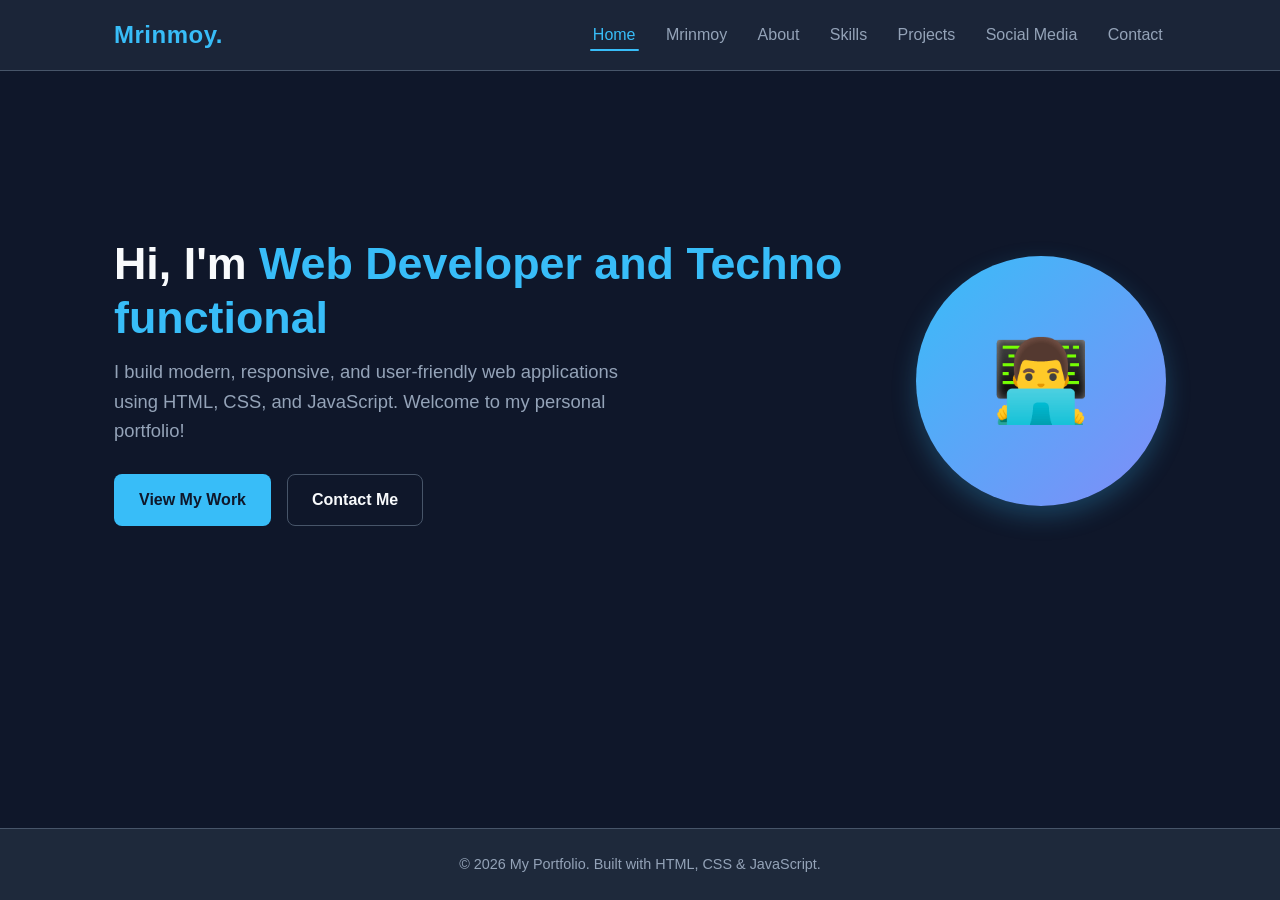
<file: index.html>
<!DOCTYPE html>
<html lang="en">
<head>
  <meta charset="UTF-8">
  <meta name="viewport" content="width=device-width, initial-scale=1.0">
  <title>My Portfolio - Home</title>
  <link rel="stylesheet" href="css/style.css">
</head>
<body>
  <!-- Header -->
  <header>
    <nav class="navbar">
      <div class="logo">
        <a href="index.html">Mrinmoy.</a>
      </div>
      <button class="menu-toggle" id="menu-toggle" aria-label="Toggle Navigation">&#9776;</button>
      <ul class="nav-links" id="nav-links">
        <li><a href="index.html" class="active">Home</a></li>
        <li><a href="mrinmoy.html">Mrinmoy</a></li>
        <li><a href="about.html">About</a></li>
        <li><a href="skills.html">Skills</a></li>
        <li><a href="projects.html">Projects</a></li>
        <li><a href="social.html">Social Media</a></li>
        <li><a href="contact.html">Contact</a></li>
      </ul>
    </nav>
  </header>

  <!-- Main Hero -->
  <main>
    <section class="hero">
      <div class="hero-text">
        <h1>Hi, I'm <span>Web Developer and Techno functional</span></h1>
        <p>I build modern, responsive, and user-friendly web applications using HTML, CSS, and JavaScript. Welcome to my personal portfolio!</p>
        <div class="btn-group">
          <a href="projects.html" class="btn btn-primary">View My Work</a>
          <a href="contact.html" class="btn btn-outline">Contact Me</a>
        </div>
      </div>
      <div class="hero-avatar">
        👨‍💻
      </div>
    </section>
  </main>

  <!-- Footer -->
  <footer>
    <p>&copy; 2026 My Portfolio. Built with HTML, CSS &amp; JavaScript.</p>
  </footer>

  <script src="js/main.js"></script>
</body>
</html>
</file>
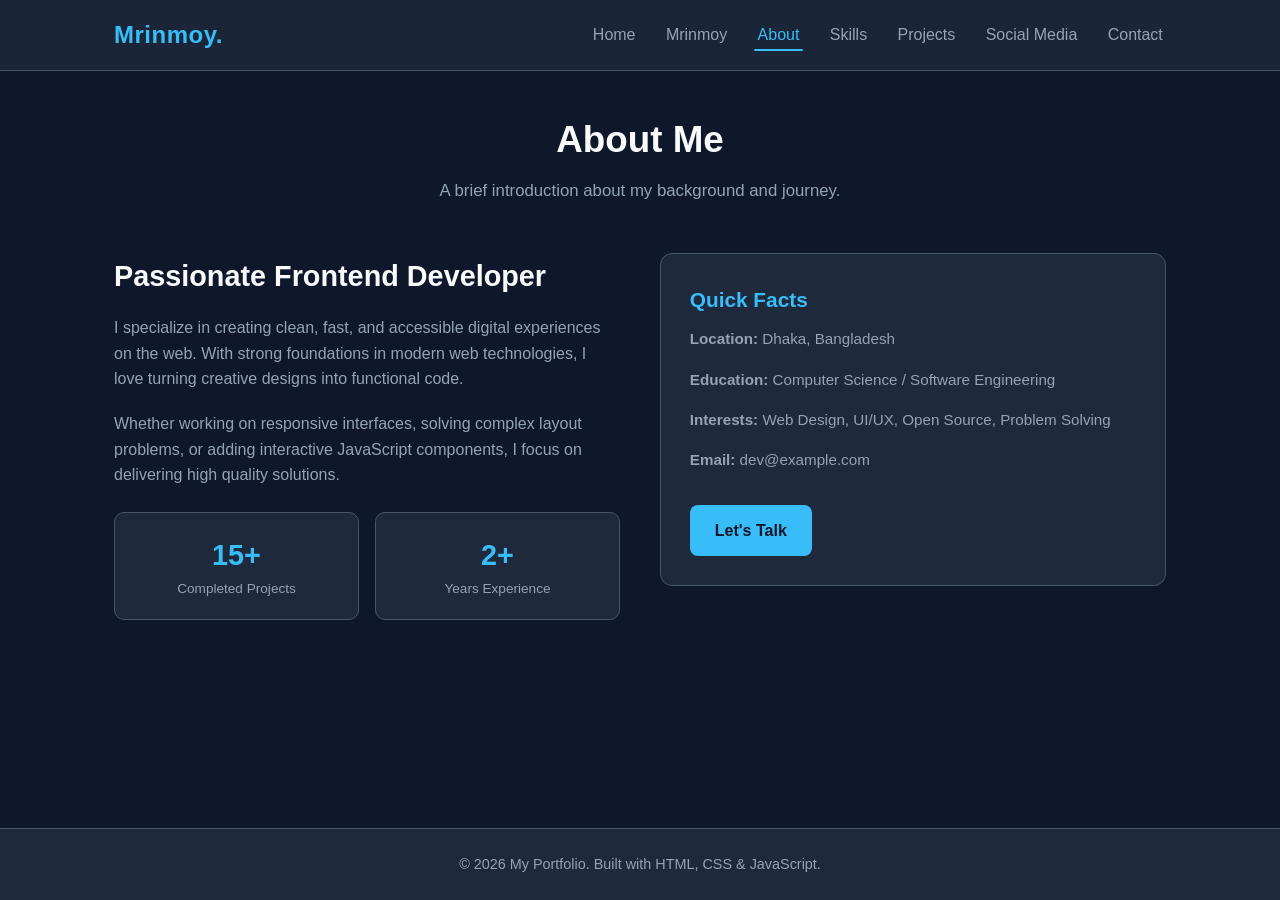
<file: about.html>
<!DOCTYPE html>
<html lang="en">
<head>
  <meta charset="UTF-8">
  <meta name="viewport" content="width=device-width, initial-scale=1.0">
  <title>About Me - Portfolio</title>
  <link rel="stylesheet" href="css/style.css">
</head>
<body>
  <!-- Header -->
  <header>
    <nav class="navbar">
      <div class="logo">
        <a href="index.html">Mrinmoy.</a>
      </div>
      <button class="menu-toggle" id="menu-toggle" aria-label="Toggle Navigation">&#9776;</button>
      <ul class="nav-links" id="nav-links">
        <li><a href="index.html">Home</a></li>
        <li><a href="mrinmoy.html">Mrinmoy</a></li>
        <li><a href="about.html" class="active">About</a></li>
        <li><a href="skills.html">Skills</a></li>
        <li><a href="projects.html">Projects</a></li>
        <li><a href="social.html">Social Media</a></li>
        <li><a href="contact.html">Contact</a></li>
      </ul>
    </nav>
  </header>

  <!-- Main Content -->
  <main>
    <div class="page-header">
      <h1>About Me</h1>
      <p>A brief introduction about my background and journey.</p>
    </div>

    <div class="about-grid">
      <div class="about-info">
        <h2>Passionate Frontend Developer</h2>
        <p>I specialize in creating clean, fast, and accessible digital experiences on the web. With strong foundations in modern web technologies, I love turning creative designs into functional code.</p>
        <p>Whether working on responsive interfaces, solving complex layout problems, or adding interactive JavaScript components, I focus on delivering high quality solutions.</p>
        
        <div class="stats-grid">
          <div class="stat-box">
            <div class="number">15+</div>
            <div class="label">Completed Projects</div>
          </div>
          <div class="stat-box">
            <div class="number">2+</div>
            <div class="label">Years Experience</div>
          </div>
        </div>
      </div>

      <div class="card">
        <h3>Quick Facts</h3>
        <p><strong>Location:</strong> Dhaka, Bangladesh</p>
        <p><strong>Education:</strong> Computer Science / Software Engineering</p>
        <p><strong>Interests:</strong> Web Design, UI/UX, Open Source, Problem Solving</p>
        <p><strong>Email:</strong> dev@example.com</p>
        <a href="contact.html" class="btn btn-primary" style="margin-top: 1rem;">Let's Talk</a>
      </div>
    </div>
  </main>

  <!-- Footer -->
  <footer>
    <p>&copy; 2026 My Portfolio. Built with HTML, CSS &amp; JavaScript.</p>
  </footer>

  <script src="js/main.js"></script>
</body>
</html>
</file>
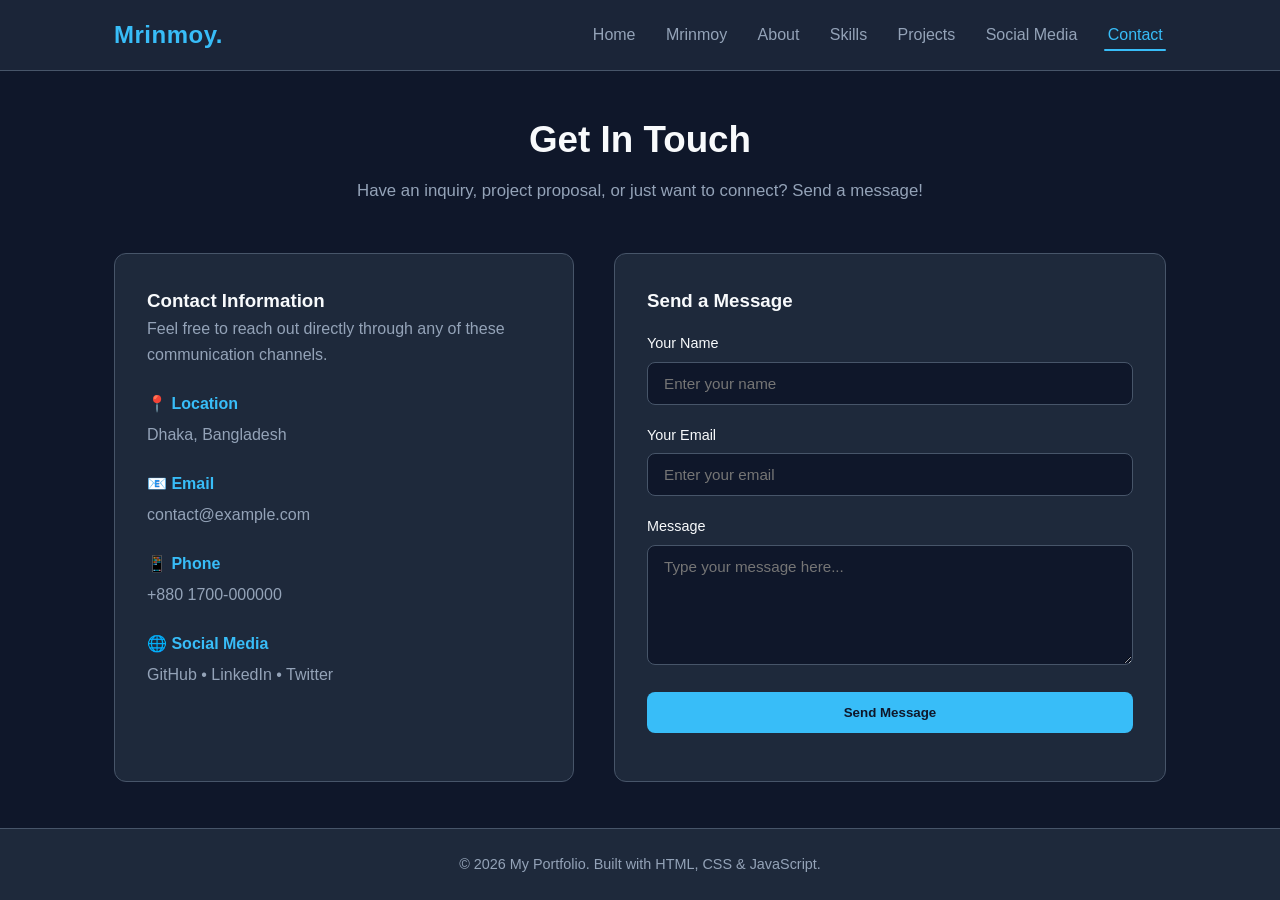
<file: contact.html>
<!DOCTYPE html>
<html lang="en">
<head>
  <meta charset="UTF-8">
  <meta name="viewport" content="width=device-width, initial-scale=1.0">
  <title>Contact Me - Portfolio</title>
  <link rel="stylesheet" href="css/style.css">
</head>
<body>
  <!-- Header -->
  <header>
    <nav class="navbar">
      <div class="logo">
        <a href="index.html">Mrinmoy.</a>
      </div>
      <button class="menu-toggle" id="menu-toggle" aria-label="Toggle Navigation">&#9776;</button>
      <ul class="nav-links" id="nav-links">
        <li><a href="index.html">Home</a></li>
        <li><a href="mrinmoy.html">Mrinmoy</a></li>
        <li><a href="about.html">About</a></li>
        <li><a href="skills.html">Skills</a></li>
        <li><a href="projects.html">Projects</a></li>
        <li><a href="social.html">Social Media</a></li>
        <li><a href="contact.html" class="active">Contact</a></li>
      </ul>
    </nav>
  </header>

  <!-- Main Content -->
  <main>
    <div class="page-header">
      <h1>Get In Touch</h1>
      <p>Have an inquiry, project proposal, or just want to connect? Send a message!</p>
    </div>

    <div class="contact-container">
      <div class="contact-info">
        <h3>Contact Information</h3>
        <p style="margin-bottom: 1.5rem; color: var(--text-muted);">Feel free to reach out directly through any of these communication channels.</p>
        
        <div class="contact-item">
          <h4>📍 Location</h4>
          <p>Dhaka, Bangladesh</p>
        </div>

        <div class="contact-item">
          <h4>📧 Email</h4>
          <p>contact@example.com</p>
        </div>

        <div class="contact-item">
          <h4>📱 Phone</h4>
          <p>+880 1700-000000</p>
        </div>

        <div class="contact-item">
          <h4>🌐 Social Media</h4>
          <p>GitHub &bull; LinkedIn &bull; Twitter</p>
        </div>
      </div>

      <div class="contact-form">
        <h3>Send a Message</h3>
        <form id="contact-form" style="margin-top: 1rem;">
          <div class="form-group">
            <label for="name">Your Name</label>
            <input type="text" id="name" class="form-control" placeholder="Enter your name" required>
          </div>

          <div class="form-group">
            <label for="email">Your Email</label>
            <input type="email" id="email" class="form-control" placeholder="Enter your email" required>
          </div>

          <div class="form-group">
            <label for="message">Message</label>
            <textarea id="message" class="form-control" placeholder="Type your message here..." required></textarea>
          </div>

          <button type="submit" class="btn btn-primary" style="width: 100%;">Send Message</button>
          <div id="form-status"></div>
        </form>
      </div>
    </div>
  </main>

  <!-- Footer -->
  <footer>
    <p>&copy; 2026 My Portfolio. Built with HTML, CSS &amp; JavaScript.</p>
  </footer>

  <script src="js/main.js"></script>
</body>
</html>
</file>
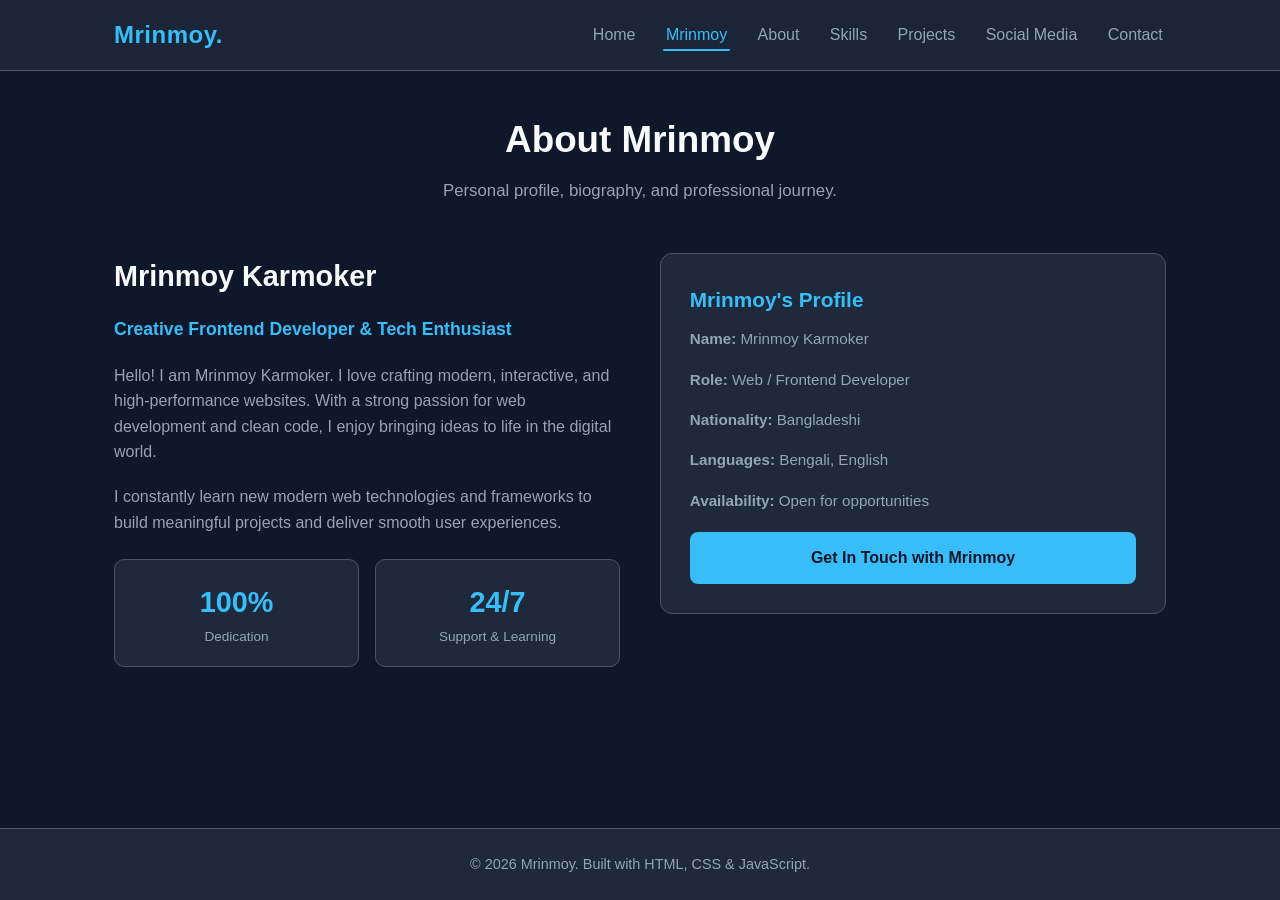
<file: mrinmoy.html>
<!DOCTYPE html>
<html lang="en">
<head>
  <meta charset="UTF-8">
  <meta name="viewport" content="width=device-width, initial-scale=1.0">
  <title>Mrinmoy - Portfolio</title>
  <link rel="stylesheet" href="css/style.css">
</head>
<body>
  <!-- Header -->
  <header>
    <nav class="navbar">
      <div class="logo">
        <a href="index.html">Mrinmoy.</a>
      </div>
      <button class="menu-toggle" id="menu-toggle" aria-label="Toggle Navigation">&#9776;</button>
      <ul class="nav-links" id="nav-links">
        <li><a href="index.html">Home</a></li>
        <li><a href="mrinmoy.html" class="active">Mrinmoy</a></li>
        <li><a href="about.html">About</a></li>
        <li><a href="skills.html">Skills</a></li>
        <li><a href="projects.html">Projects</a></li>
        <li><a href="social.html">Social Media</a></li>
        <li><a href="contact.html">Contact</a></li>
      </ul>
    </nav>
  </header>

  <!-- Main Content -->
  <main>
    <div class="page-header">
      <h1>About Mrinmoy</h1>
      <p>Personal profile, biography, and professional journey.</p>
    </div>

    <div class="about-grid">
      <div class="about-info">
        <h2>Mrinmoy Karmoker</h2>
        <p style="font-size: 1.1rem; color: var(--primary); font-weight: 600;">Creative Frontend Developer &amp; Tech Enthusiast</p>
        <p>Hello! I am Mrinmoy Karmoker. I love crafting modern, interactive, and high-performance websites. With a strong passion for web development and clean code, I enjoy bringing ideas to life in the digital world.</p>
        <p>I constantly learn new modern web technologies and frameworks to build meaningful projects and deliver smooth user experiences.</p>
        
        <div class="stats-grid">
          <div class="stat-box">
            <div class="number">100%</div>
            <div class="label">Dedication</div>
          </div>
          <div class="stat-box">
            <div class="number">24/7</div>
            <div class="label">Support &amp; Learning</div>
          </div>
        </div>
      </div>

      <div class="card">
        <h3>Mrinmoy's Profile</h3>
        <p><strong>Name:</strong> Mrinmoy Karmoker</p>
        <p><strong>Role:</strong> Web / Frontend Developer</p>
        <p><strong>Nationality:</strong> Bangladeshi</p>
        <p><strong>Languages:</strong> Bengali, English</p>
        <p><strong>Availability:</strong> Open for opportunities</p>
        <div style="margin-top: 1.2rem;">
          <a href="contact.html" class="btn btn-primary" style="width: 100%; text-align: center;">Get In Touch with Mrinmoy</a>
        </div>
      </div>
    </div>
  </main>

  <!-- Footer -->
  <footer>
    <p>&copy; 2026 Mrinmoy. Built with HTML, CSS &amp; JavaScript.</p>
  </footer>

  <script src="js/main.js"></script>
</body>
</html>
</file>
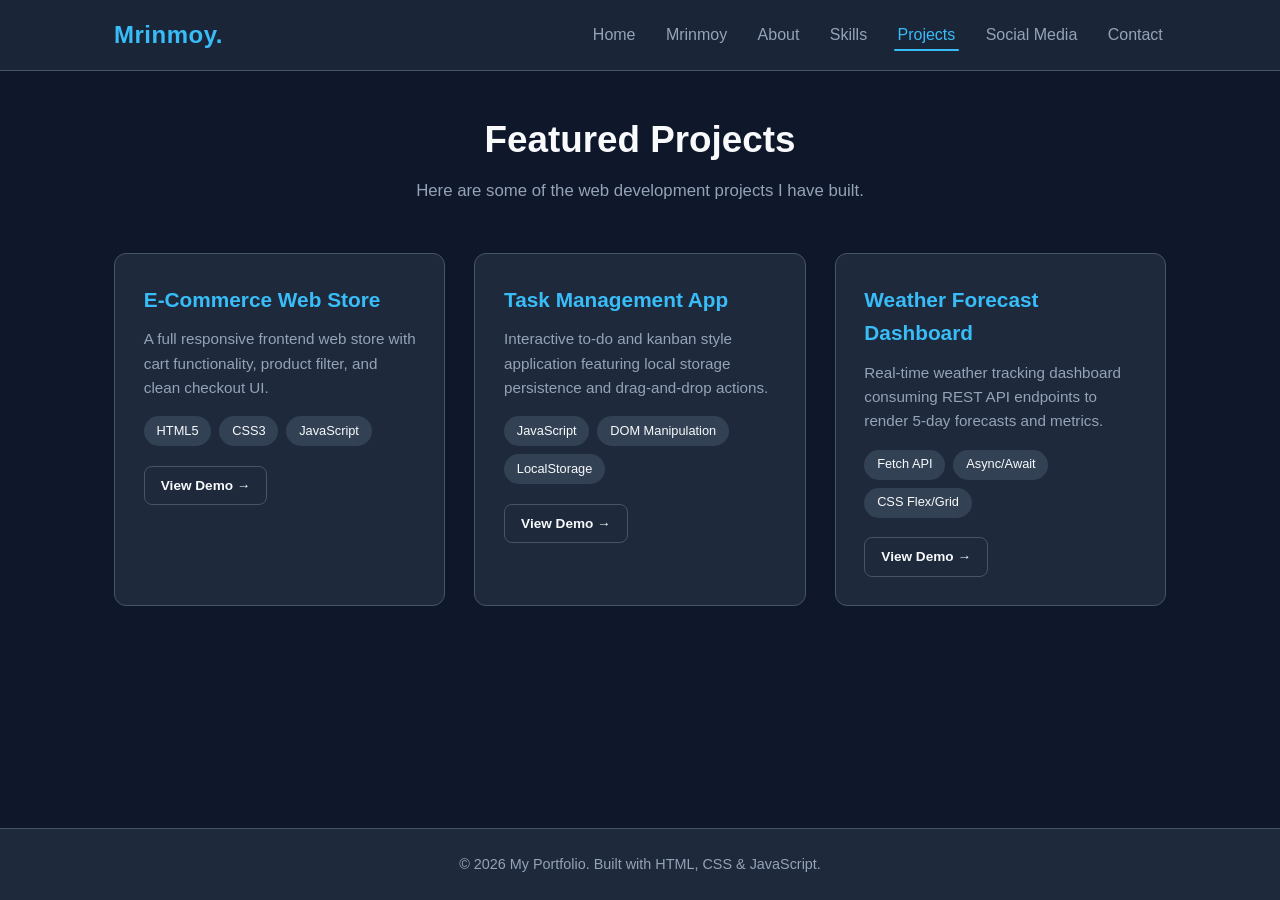
<file: projects.html>
<!DOCTYPE html>
<html lang="en">

<head>
  <meta charset="UTF-8">
  <meta name="viewport" content="width=device-width, initial-scale=1.0">
  <title>Projects - Portfolio</title>
  <link rel="stylesheet" href="css/style.css">
</head>

<body>
  <!-- Header -->
  <header>
    <nav class="navbar">
      <div class="logo">
        <a href="index.html">Mrinmoy.</a>
      </div>
      <button class="menu-toggle" id="menu-toggle" aria-label="Toggle Navigation">&#9776;</button>
      <ul class="nav-links" id="nav-links">
        <li><a href="index.html">Home</a></li>
        <li><a href="mrinmoy.html">Mrinmoy</a></li>
        <li><a href="about.html">About</a></li>
        <li><a href="skills.html">Skills</a></li>
        <li><a href="projects.html" class="active">Projects</a></li>
        <li><a href="social.html">Social Media</a></li>
        <li><a href="contact.html">Contact</a></li>
      </ul>
    </nav>
  </header>

  <!-- Main Content -->
  <main>
    <div class="page-header">
      <h1>Featured Projects</h1>
      <p>Here are some of the web development projects I have built.</p>
    </div>

    <div class="grid">
      <div class="card">
        <h3>E-Commerce Web Store</h3>
        <p>A full responsive frontend web store with cart functionality, product filter, and clean checkout UI.</p>
        <div class="tags" style="margin-bottom: 1.2rem;">
          <span class="tag">HTML5</span>
          <span class="tag">CSS3</span>
          <span class="tag">JavaScript</span>
        </div>
        <a href="#" class="btn btn-outline" style="padding: 0.5rem 1rem; font-size: 0.85rem;">View Demo &rarr;</a>
      </div>

      <div class="card">
        <h3>Task Management App</h3>
        <p>Interactive to-do and kanban style application featuring local storage persistence and drag-and-drop actions.
        </p>
        <div class="tags" style="margin-bottom: 1.2rem;">
          <span class="tag">JavaScript</span>
          <span class="tag">DOM Manipulation</span>
          <span class="tag">LocalStorage</span>
        </div>
        <a href="#" class="btn btn-outline" style="padding: 0.5rem 1rem; font-size: 0.85rem;">View Demo &rarr;</a>
      </div>

      <div class="card">
        <h3>Weather Forecast Dashboard</h3>
        <p>Real-time weather tracking dashboard consuming REST API endpoints to render 5-day forecasts and metrics.</p>
        <div class="tags" style="margin-bottom: 1.2rem;">
          <span class="tag">Fetch API</span>
          <span class="tag">Async/Await</span>
          <span class="tag">CSS Flex/Grid</span>
        </div>
        <a href="#" class="btn btn-outline" style="padding: 0.5rem 1rem; font-size: 0.85rem;">View Demo &rarr;</a>
      </div>
    </div>
  </main>

  <!-- Footer -->
  <footer>
    <p>&copy; 2026 My Portfolio. Built with HTML, CSS &amp; JavaScript.</p>
  </footer>

  <script src="js/main.js"></script>
</body>

</html>
</file>
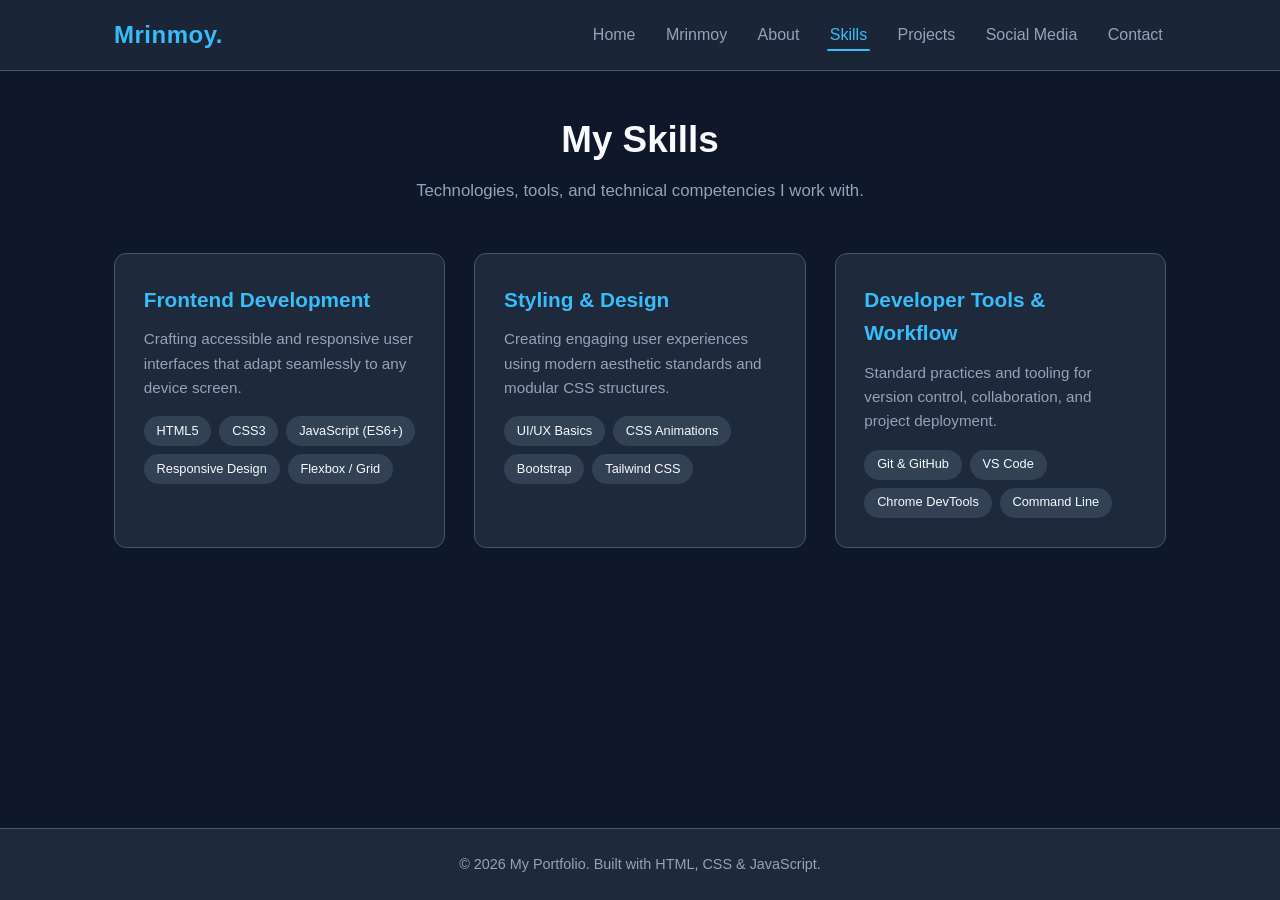
<file: skills.html>
<!DOCTYPE html>
<html lang="en">
<head>
  <meta charset="UTF-8">
  <meta name="viewport" content="width=device-width, initial-scale=1.0">
  <title>Skills - Portfolio</title>
  <link rel="stylesheet" href="css/style.css">
</head>
<body>
  <!-- Header -->
  <header>
    <nav class="navbar">
      <div class="logo">
        <a href="index.html">Mrinmoy.</a>
      </div>
      <button class="menu-toggle" id="menu-toggle" aria-label="Toggle Navigation">&#9776;</button>
      <ul class="nav-links" id="nav-links">
        <li><a href="index.html">Home</a></li>
        <li><a href="mrinmoy.html">Mrinmoy</a></li>
        <li><a href="about.html">About</a></li>
        <li><a href="skills.html" class="active">Skills</a></li>
        <li><a href="projects.html">Projects</a></li>
        <li><a href="social.html">Social Media</a></li>
        <li><a href="contact.html">Contact</a></li>
      </ul>
    </nav>
  </header>

  <!-- Main Content -->
  <main>
    <div class="page-header">
      <h1>My Skills</h1>
      <p>Technologies, tools, and technical competencies I work with.</p>
    </div>

    <div class="grid">
      <div class="card">
        <h3>Frontend Development</h3>
        <p>Crafting accessible and responsive user interfaces that adapt seamlessly to any device screen.</p>
        <div class="tags">
          <span class="tag">HTML5</span>
          <span class="tag">CSS3</span>
          <span class="tag">JavaScript (ES6+)</span>
          <span class="tag">Responsive Design</span>
          <span class="tag">Flexbox / Grid</span>
        </div>
      </div>

      <div class="card">
        <h3>Styling &amp; Design</h3>
        <p>Creating engaging user experiences using modern aesthetic standards and modular CSS structures.</p>
        <div class="tags">
          <span class="tag">UI/UX Basics</span>
          <span class="tag">CSS Animations</span>
          <span class="tag">Bootstrap</span>
          <span class="tag">Tailwind CSS</span>
        </div>
      </div>

      <div class="card">
        <h3>Developer Tools &amp; Workflow</h3>
        <p>Standard practices and tooling for version control, collaboration, and project deployment.</p>
        <div class="tags">
          <span class="tag">Git &amp; GitHub</span>
          <span class="tag">VS Code</span>
          <span class="tag">Chrome DevTools</span>
          <span class="tag">Command Line</span>
        </div>
      </div>
    </div>
  </main>

  <!-- Footer -->
  <footer>
    <p>&copy; 2026 My Portfolio. Built with HTML, CSS &amp; JavaScript.</p>
  </footer>

  <script src="js/main.js"></script>
</body>
</html>
</file>
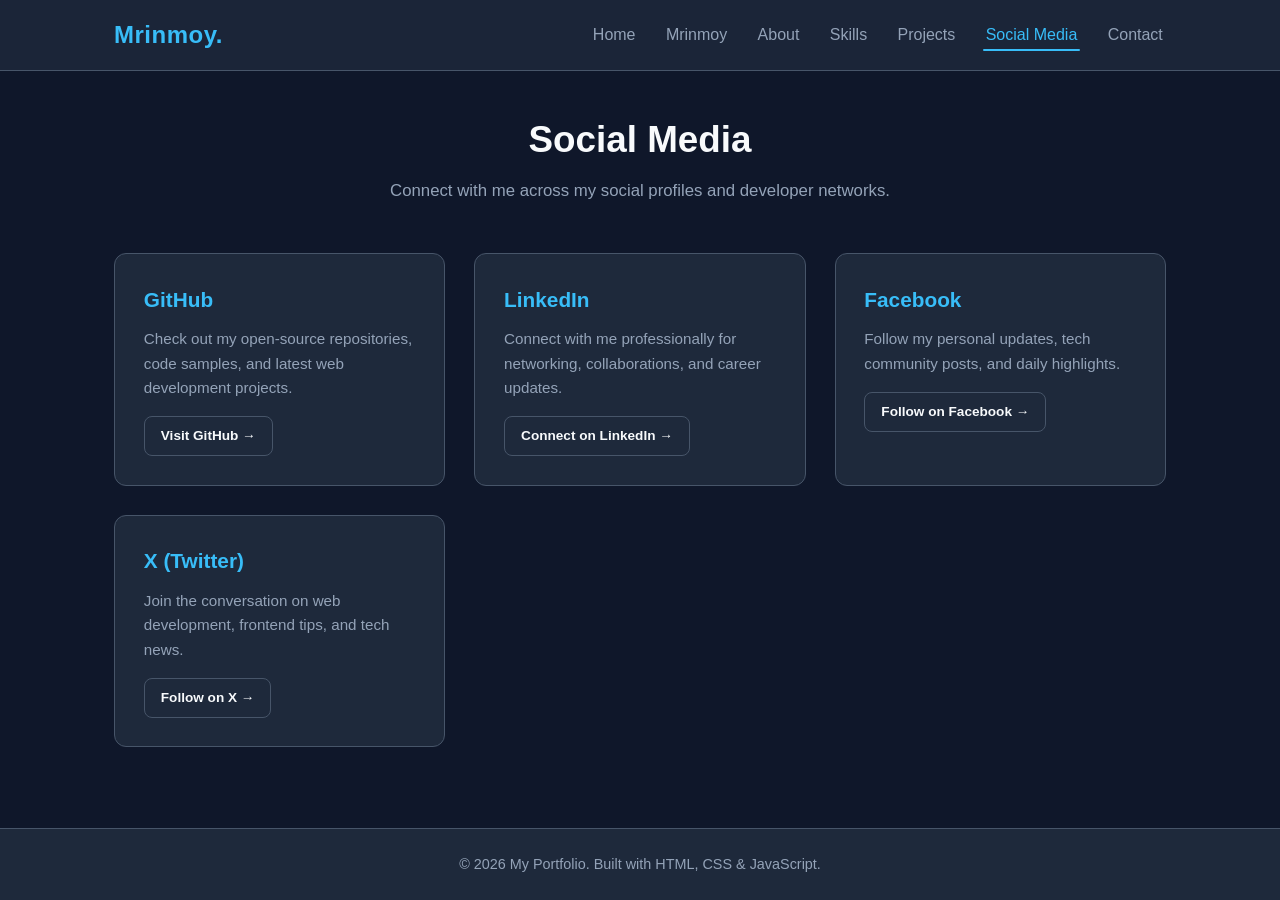
<file: social.html>
<!DOCTYPE html>
<html lang="en">
<head>
  <meta charset="UTF-8">
  <meta name="viewport" content="width=device-width, initial-scale=1.0">
  <title>Social Media - Portfolio</title>
  <link rel="stylesheet" href="css/style.css">
</head>
<body>
  <!-- Header -->
  <header>
    <nav class="navbar">
      <div class="logo">
        <a href="index.html">Mrinmoy.</a>
      </div>
      <button class="menu-toggle" id="menu-toggle" aria-label="Toggle Navigation">&#9776;</button>
      <ul class="nav-links" id="nav-links">
        <li><a href="index.html">Home</a></li>
        <li><a href="mrinmoy.html">Mrinmoy</a></li>
        <li><a href="about.html">About</a></li>
        <li><a href="skills.html">Skills</a></li>
        <li><a href="projects.html">Projects</a></li>
        <li><a href="social.html" class="active">Social Media</a></li>
        <li><a href="contact.html">Contact</a></li>
      </ul>
    </nav>
  </header>

  <!-- Main Content -->
  <main>
    <div class="page-header">
      <h1>Social Media</h1>
      <p>Connect with me across my social profiles and developer networks.</p>
    </div>

    <div class="grid">
      <div class="card">
        <h3>GitHub</h3>
        <p>Check out my open-source repositories, code samples, and latest web development projects.</p>
        <a href="https://github.com" target="_blank" rel="noopener noreferrer" class="btn btn-outline" style="padding: 0.5rem 1rem; font-size: 0.85rem;">Visit GitHub &rarr;</a>
      </div>

      <div class="card">
        <h3>LinkedIn</h3>
        <p>Connect with me professionally for networking, collaborations, and career updates.</p>
        <a href="https://linkedin.com" target="_blank" rel="noopener noreferrer" class="btn btn-outline" style="padding: 0.5rem 1rem; font-size: 0.85rem;">Connect on LinkedIn &rarr;</a>
      </div>

      <div class="card">
        <h3>Facebook</h3>
        <p>Follow my personal updates, tech community posts, and daily highlights.</p>
        <a href="https://facebook.com" target="_blank" rel="noopener noreferrer" class="btn btn-outline" style="padding: 0.5rem 1rem; font-size: 0.85rem;">Follow on Facebook &rarr;</a>
      </div>

      <div class="card">
        <h3>X (Twitter)</h3>
        <p>Join the conversation on web development, frontend tips, and tech news.</p>
        <a href="https://x.com" target="_blank" rel="noopener noreferrer" class="btn btn-outline" style="padding: 0.5rem 1rem; font-size: 0.85rem;">Follow on X &rarr;</a>
      </div>
    </div>
  </main>

  <!-- Footer -->
  <footer>
    <p>&copy; 2026 My Portfolio. Built with HTML, CSS &amp; JavaScript.</p>
  </footer>

  <script src="js/main.js"></script>
</body>
</html>
</file>
<file: css/style.css>
:root {
  --bg-color: #0f172a;
  --surface-color: #1e293b;
  --card-color: #334155;
  --primary: #38bdf8;
  --primary-hover: #0284c7;
  --text-main: #f8fafc;
  --text-muted: #94a3b8;
  --border: #475569;
  --accent: #818cf8;
  --font-family: 'Segoe UI', Tahoma, Geneva, Verdana, sans-serif;
  --transition: all 0.3s ease;
}

* {
  box-sizing: border-box;
  margin: 0;
  padding: 0;
}

body {
  font-family: var(--font-family);
  background-color: var(--bg-color);
  color: var(--text-main);
  line-height: 1.6;
  min-height: 100vh;
  display: flex;
  flex-direction: column;
}

/* Header & Navigation */
header {
  background: rgba(30, 41, 59, 0.85);
  backdrop-filter: blur(10px);
  position: sticky;
  top: 0;
  z-index: 1000;
  border-bottom: 1px solid var(--border);
}

.navbar {
  max-width: 1100px;
  margin: 0 auto;
  display: flex;
  justify-content: space-between;
  align-items: center;
  padding: 1rem 1.5rem;
}

.logo a {
  font-size: 1.5rem;
  font-weight: 700;
  color: var(--primary);
  text-decoration: none;
  letter-spacing: 0.5px;
}

.nav-links {
  display: flex;
  gap: 1.5rem;
  list-style: none;
}

.nav-links a {
  color: var(--text-muted);
  text-decoration: none;
  font-weight: 500;
  padding: 0.5rem 0.2rem;
  position: relative;
  transition: var(--transition);
}

.nav-links a:hover,
.nav-links a.active {
  color: var(--primary);
}

.nav-links a.active::after {
  content: '';
  position: absolute;
  bottom: 0;
  left: 0;
  width: 100%;
  height: 2px;
  background-color: var(--primary);
  border-radius: 2px;
}

/* Mobile Nav Toggle */
.menu-toggle {
  display: none;
  font-size: 1.5rem;
  background: none;
  border: none;
  color: var(--text-main);
  cursor: pointer;
}

/* Main Content Container */
main {
  flex: 1;
  max-width: 1100px;
  margin: 0 auto;
  padding: 2.5rem 1.5rem;
  width: 100%;
}

/* Hero Section */
.hero {
  display: flex;
  align-items: center;
  justify-content: space-between;
  min-height: 60vh;
  gap: 2rem;
}

.hero-text h1 {
  font-size: 2.8rem;
  font-weight: 800;
  margin-bottom: 0.8rem;
  line-height: 1.2;
}

.hero-text h1 span {
  color: var(--primary);
}

.hero-text p {
  color: var(--text-muted);
  font-size: 1.15rem;
  margin-bottom: 1.8rem;
  max-width: 520px;
}

.btn-group {
  display: flex;
  gap: 1rem;
}

.btn {
  display: inline-block;
  padding: 0.75rem 1.5rem;
  border-radius: 8px;
  font-weight: 600;
  text-decoration: none;
  cursor: pointer;
  transition: var(--transition);
  border: 1px solid transparent;
}

.btn-primary {
  background-color: var(--primary);
  color: #0f172a;
}

.btn-primary:hover {
  background-color: var(--primary-hover);
  color: #fff;
  transform: translateY(-2px);
}

.btn-outline {
  border-color: var(--border);
  color: var(--text-main);
}

.btn-outline:hover {
  border-color: var(--primary);
  color: var(--primary);
  transform: translateY(-2px);
}

.hero-avatar {
  flex-shrink: 0;
  width: 250px;
  height: 250px;
  border-radius: 50%;
  background: linear-gradient(135deg, var(--primary), var(--accent));
  display: flex;
  align-items: center;
  justify-content: center;
  font-size: 5rem;
  box-shadow: 0 10px 25px rgba(56, 189, 248, 0.25);
}

/* Page Headers */
.page-header {
  text-align: center;
  margin-bottom: 3rem;
}

.page-header h1 {
  font-size: 2.3rem;
  margin-bottom: 0.5rem;
}

.page-header p {
  color: var(--text-muted);
  font-size: 1.05rem;
}

/* Cards Grid */
.grid {
  display: grid;
  grid-template-columns: repeat(auto-fit, minmax(300px, 1fr));
  gap: 1.8rem;
}

.card {
  background: var(--surface-color);
  padding: 1.8rem;
  border-radius: 12px;
  border: 1px solid var(--border);
  transition: var(--transition);
}

.card:hover {
  transform: translateY(-4px);
  border-color: var(--primary);
  box-shadow: 0 8px 20px rgba(0, 0, 0, 0.3);
}

.card h3 {
  font-size: 1.3rem;
  margin-bottom: 0.7rem;
  color: var(--primary);
}

.card p {
  color: var(--text-muted);
  font-size: 0.95rem;
  margin-bottom: 1rem;
}

/* Skills Badges */
.tags {
  display: flex;
  flex-wrap: wrap;
  gap: 0.5rem;
}

.tag {
  background: var(--card-color);
  color: var(--text-main);
  padding: 0.3rem 0.8rem;
  border-radius: 20px;
  font-size: 0.8rem;
  font-weight: 500;
}

/* About Section */
.about-grid {
  display: grid;
  grid-template-columns: 1fr 1fr;
  gap: 2.5rem;
  align-items: start;
}

.about-info h2 {
  font-size: 1.8rem;
  margin-bottom: 1rem;
}

.about-info p {
  color: var(--text-muted);
  margin-bottom: 1.2rem;
}

.stats-grid {
  display: grid;
  grid-template-columns: 1fr 1fr;
  gap: 1rem;
  margin-top: 1.5rem;
}

.stat-box {
  background: var(--surface-color);
  padding: 1.2rem;
  border-radius: 10px;
  border: 1px solid var(--border);
  text-align: center;
}

.stat-box .number {
  font-size: 1.8rem;
  font-weight: 700;
  color: var(--primary);
}

.stat-box .label {
  font-size: 0.85rem;
  color: var(--text-muted);
}

/* Contact Form */
.contact-container {
  display: grid;
  grid-template-columns: 1fr 1.2fr;
  gap: 2.5rem;
}

.contact-info {
  background: var(--surface-color);
  padding: 2rem;
  border-radius: 12px;
  border: 1px solid var(--border);
}

.contact-item {
  margin-bottom: 1.5rem;
}

.contact-item h4 {
  font-size: 1rem;
  color: var(--primary);
  margin-bottom: 0.3rem;
}

.contact-item p {
  color: var(--text-muted);
}

.contact-form {
  background: var(--surface-color);
  padding: 2rem;
  border-radius: 12px;
  border: 1px solid var(--border);
}

.form-group {
  margin-bottom: 1.2rem;
}

.form-group label {
  display: block;
  margin-bottom: 0.4rem;
  font-size: 0.9rem;
  color: var(--text-main);
}

.form-control {
  width: 100%;
  padding: 0.75rem 1rem;
  border-radius: 8px;
  background: var(--bg-color);
  border: 1px solid var(--border);
  color: var(--text-main);
  font-size: 0.95rem;
  font-family: inherit;
  transition: var(--transition);
}

.form-control:focus {
  outline: none;
  border-color: var(--primary);
  box-shadow: 0 0 0 2px rgba(56, 189, 248, 0.2);
}

textarea.form-control {
  resize: vertical;
  min-height: 120px;
}

#form-status {
  margin-top: 1rem;
  font-size: 0.95rem;
  font-weight: 500;
}

.text-success {
  color: #4ade80;
}

.text-error {
  color: #f87171;
}

/* Footer */
footer {
  border-top: 1px solid var(--border);
  background: var(--surface-color);
  padding: 1.5rem 1rem;
  text-align: center;
  color: var(--text-muted);
  font-size: 0.9rem;
  margin-top: auto;
}

/* Responsive */
@media (max-width: 768px) {
  .menu-toggle {
    display: block;
  }

  .nav-links {
    display: none;
    position: absolute;
    top: 100%;
    left: 0;
    right: 0;
    background: var(--surface-color);
    flex-direction: column;
    padding: 1.5rem;
    border-bottom: 1px solid var(--border);
  }

  .nav-links.active {
    display: flex;
  }

  .hero {
    flex-direction: column-reverse;
    text-align: center;
    padding-top: 2rem;
  }

  .hero-text p {
    margin-left: auto;
    margin-right: auto;
  }

  .btn-group {
    justify-content: center;
  }

  .about-grid,
  .contact-container {
    grid-template-columns: 1fr;
  }
}
</file>
